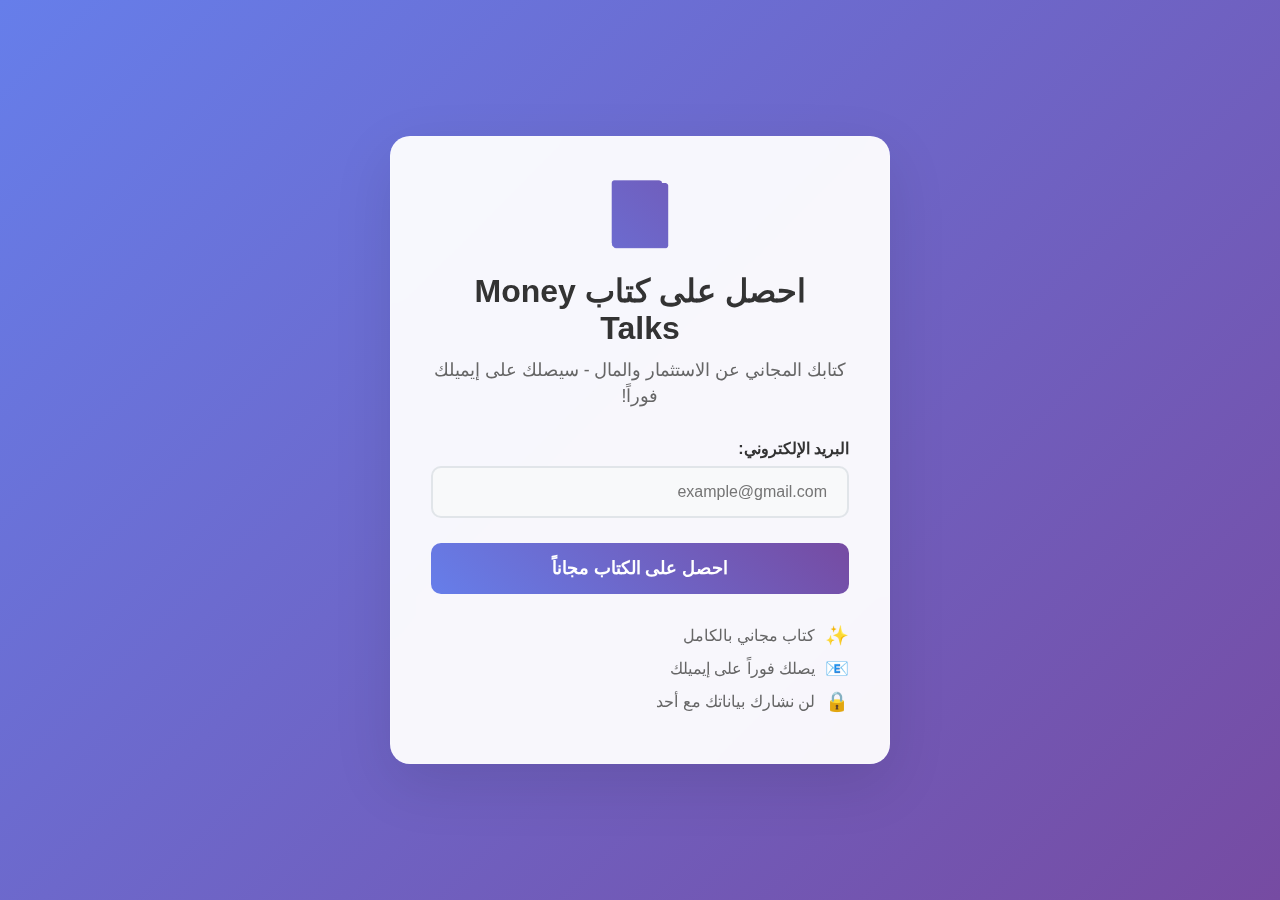
<file: ebook_form.html>
<!DOCTYPE html>
<html lang="ar" dir="rtl">
<head>
    <meta charset="UTF-8">
    <meta name="viewport" content="width=device-width, initial-scale=1.0">
    <title>احصل على كتاب Money Talks مجاناً</title>
    <style>
        * {
            margin: 0;
            padding: 0;
            box-sizing: border-box;
        }

        body {
            font-family: 'Segoe UI', Tahoma, Geneva, Verdana, sans-serif;
            background: linear-gradient(135deg, #667eea 0%, #764ba2 100%);
            min-height: 100vh;
            display: flex;
            align-items: center;
            justify-content: center;
            padding: 20px;
        }

        .container {
            background: rgba(255, 255, 255, 0.95);
            backdrop-filter: blur(10px);
            border-radius: 20px;
            padding: 40px;
            box-shadow: 0 20px 60px rgba(0, 0, 0, 0.1);
            max-width: 500px;
            width: 100%;
            text-align: center;
            border: 1px solid rgba(255, 255, 255, 0.2);
        }

        .book-icon {
            font-size: 4rem;
            margin-bottom: 20px;
            background: linear-gradient(45deg, #667eea, #764ba2);
            -webkit-background-clip: text;
            -webkit-text-fill-color: transparent;
            background-clip: text;
        }

        h1 {
            color: #333;
            margin-bottom: 10px;
            font-size: 2rem;
            font-weight: 700;
        }

        .subtitle {
            color: #666;
            margin-bottom: 30px;
            font-size: 1.1rem;
            line-height: 1.5;
        }

        .form-group {
            margin-bottom: 25px;
            text-align: right;
        }

        label {
            display: block;
            margin-bottom: 8px;
            color: #333;
            font-weight: 600;
            font-size: 1rem;
        }

        input[type="email"] {
            width: 100%;
            padding: 15px 20px;
            border: 2px solid #e1e5e9;
            border-radius: 10px;
            font-size: 1rem;
            transition: all 0.3s ease;
            background: #f8f9fa;
            text-align: right;
        }

        input[type="email"]:focus {
            outline: none;
            border-color: #667eea;
            background: white;
            box-shadow: 0 0 0 3px rgba(102, 126, 234, 0.1);
            transform: translateY(-2px);
        }

        .submit-btn {
            width: 100%;
            padding: 15px;
            background: linear-gradient(45deg, #667eea, #764ba2);
            color: white;
            border: none;
            border-radius: 10px;
            font-size: 1.1rem;
            font-weight: 600;
            cursor: pointer;
            transition: all 0.3s ease;
            position: relative;
            overflow: hidden;
        }

        .submit-btn:hover {
            transform: translateY(-2px);
            box-shadow: 0 10px 25px rgba(102, 126, 234, 0.3);
        }

        .submit-btn:active {
            transform: translateY(0);
        }

        .submit-btn:disabled {
            opacity: 0.6;
            cursor: not-allowed;
            transform: none;
        }

        .loading {
            display: none;
            margin-right: 10px;
        }

        .loading.show {
            display: inline-block;
            width: 20px;
            height: 20px;
            border: 2px solid transparent;
            border-top: 2px solid white;
            border-radius: 50%;
            animation: spin 1s linear infinite;
        }

        @keyframes spin {
            0% { transform: rotate(0deg); }
            100% { transform: rotate(360deg); }
        }

        .message {
            margin-top: 20px;
            padding: 15px;
            border-radius: 10px;
            font-weight: 600;
            display: none;
        }

        .message.success {
            background: #d4edda;
            color: #155724;
            border: 1px solid #c3e6cb;
        }

        .message.error {
            background: #f8d7da;
            color: #721c24;
            border: 1px solid #f5c6cb;
        }

        .features {
            margin-top: 30px;
            text-align: right;
        }

        .feature {
            display: flex;
            align-items: center;
            margin-bottom: 10px;
            color: #666;
        }

        .feature-icon {
            margin-left: 10px;
            color: #667eea;
            font-size: 1.2rem;
        }

        @media (max-width: 600px) {
            .container {
                padding: 30px 20px;
            }
            
            h1 {
                font-size: 1.5rem;
            }
            
            .book-icon {
                font-size: 3rem;
            }
        }
    </style>
</head>
<body>
    <div class="container">
        <div class="book-icon">📘</div>
        <h1>احصل على كتاب Money Talks</h1>
        <p class="subtitle">كتابك المجاني عن الاستثمار والمال - سيصلك على إيميلك فوراً!</p>
        
        <form id="ebookForm">
            <div class="form-group">
                <label for="email">البريد الإلكتروني:</label>
                <input type="email" id="email" name="email" required 
                       placeholder="example@gmail.com">
            </div>
            
            <button type="submit" class="submit-btn" id="submitBtn">
                <span class="loading" id="loading"></span>
                <span id="btnText">احصل على الكتاب مجاناً</span>
            </button>
        </form>
        
        <div class="message" id="message"></div>
        
        <div class="features">
            <div class="feature">
                <span class="feature-icon">✨</span>
                <span>كتاب مجاني بالكامل</span>
            </div>
            <div class="feature">
                <span class="feature-icon">📧</span>
                <span>يصلك فوراً على إيميلك</span>
            </div>
            <div class="feature">
                <span class="feature-icon">🔒</span>
                <span>لن نشارك بياناتك مع أحد</span>
            </div>
        </div>
    </div>

    <script>
        const form = document.getElementById('ebookForm');
        const submitBtn = document.getElementById('submitBtn');
        const loading = document.getElementById('loading');
        const btnText = document.getElementById('btnText');
        const message = document.getElementById('message');

        form.addEventListener('submit', async function(e) {
            e.preventDefault();
            
            const email = document.getElementById('email').value;
            
            // Show loading state
            submitBtn.disabled = true;
            loading.classList.add('show');
            btnText.textContent = 'جاري الإرسال...';
            message.style.display = 'none';
            
            try {
                // Send request to Flask backend
                const response = await fetch('http://localhost:5000/send-ebook', {
                    method: 'POST',
                    headers: {
                        'Content-Type': 'application/json',
                    },
                    body: JSON.stringify({ email: email })
                });
                
                const data = await response.json();
                
                if (data.status === 'sent') {
                    // Success
                    message.className = 'message success';
                    message.textContent = '🎉 تم إرسال الكتاب بنجاح! تحقق من بريدك الإلكتروني.';
                    message.style.display = 'block';
                    form.reset();
                } else {
                    // Error from server
                    message.className = 'message error';
                    message.textContent = '❌ ' + (data.message || 'حدث خطأ أثناء الإرسال');
                    message.style.display = 'block';
                }
                
            } catch (error) {
                // Network or other error
                console.error('Error:', error);
                message.className = 'message error';
                message.textContent = '❌ حدث خطأ في الاتصال. تأكد من تشغيل الخادم.';
                message.style.display = 'block';
            } finally {
                // Reset loading state
                submitBtn.disabled = false;
                loading.classList.remove('show');
                btnText.textContent = 'احصل على الكتاب مجاناً';
            }
        });

        // Add some visual feedback for input
        const emailInput = document.getElementById('email');
        emailInput.addEventListener('input', function() {
            if (this.validity.valid) {
                this.style.borderColor = '#28a745';
            } else {
                this.style.borderColor = '#e1e5e9';
            }
        });
    </script>
</body>
</html>
</file>
